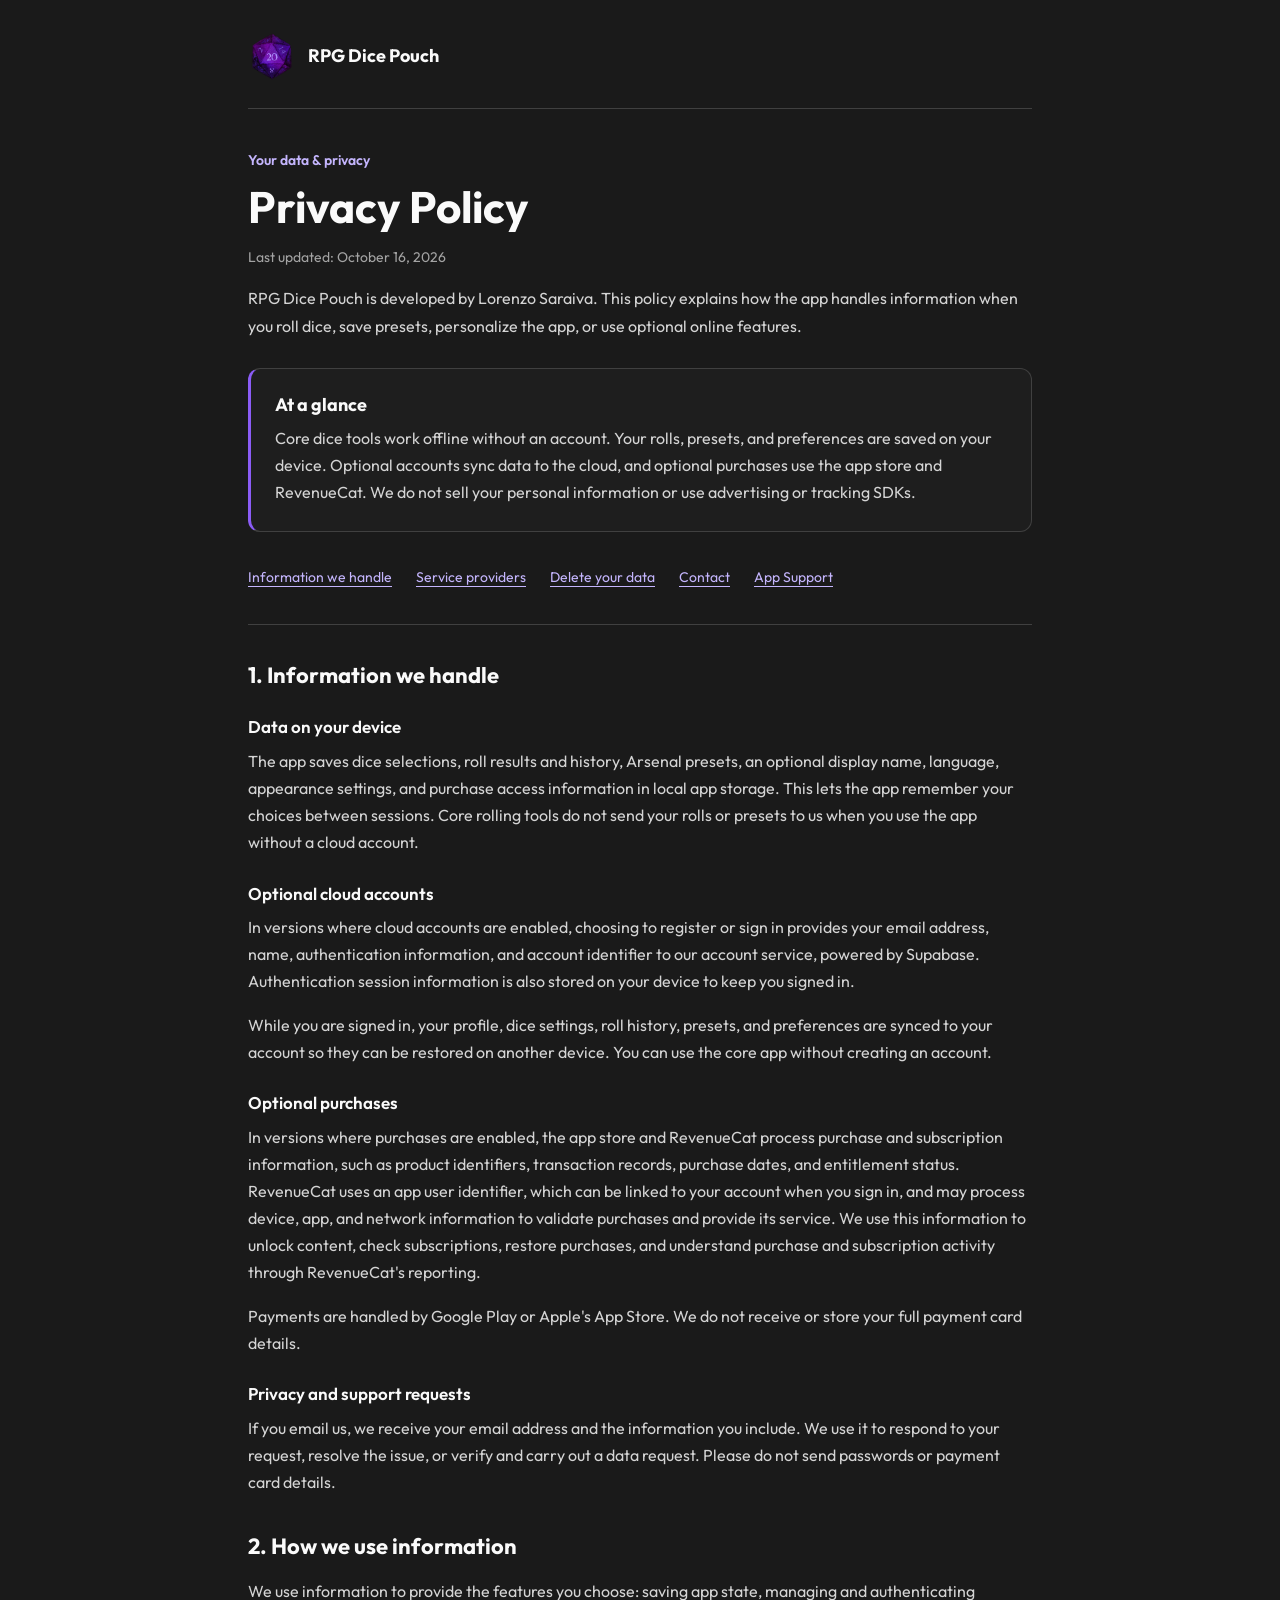
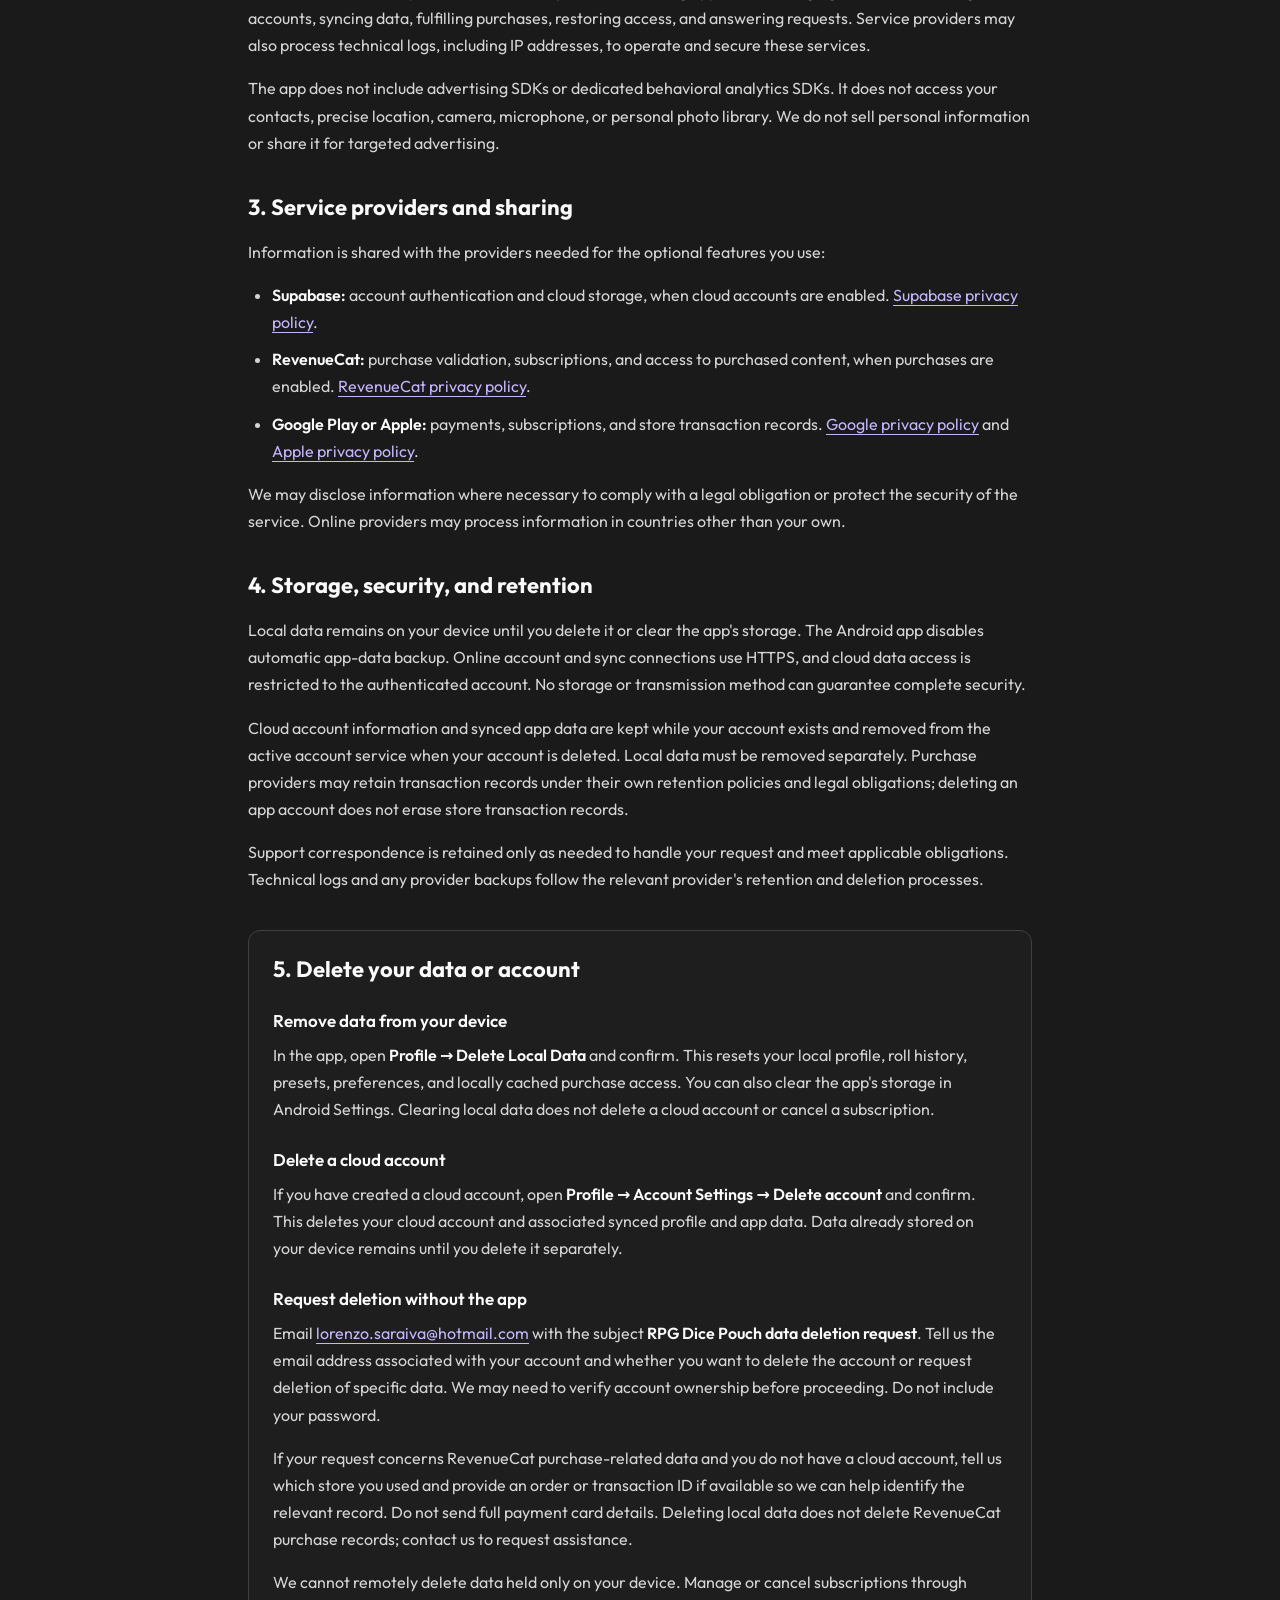
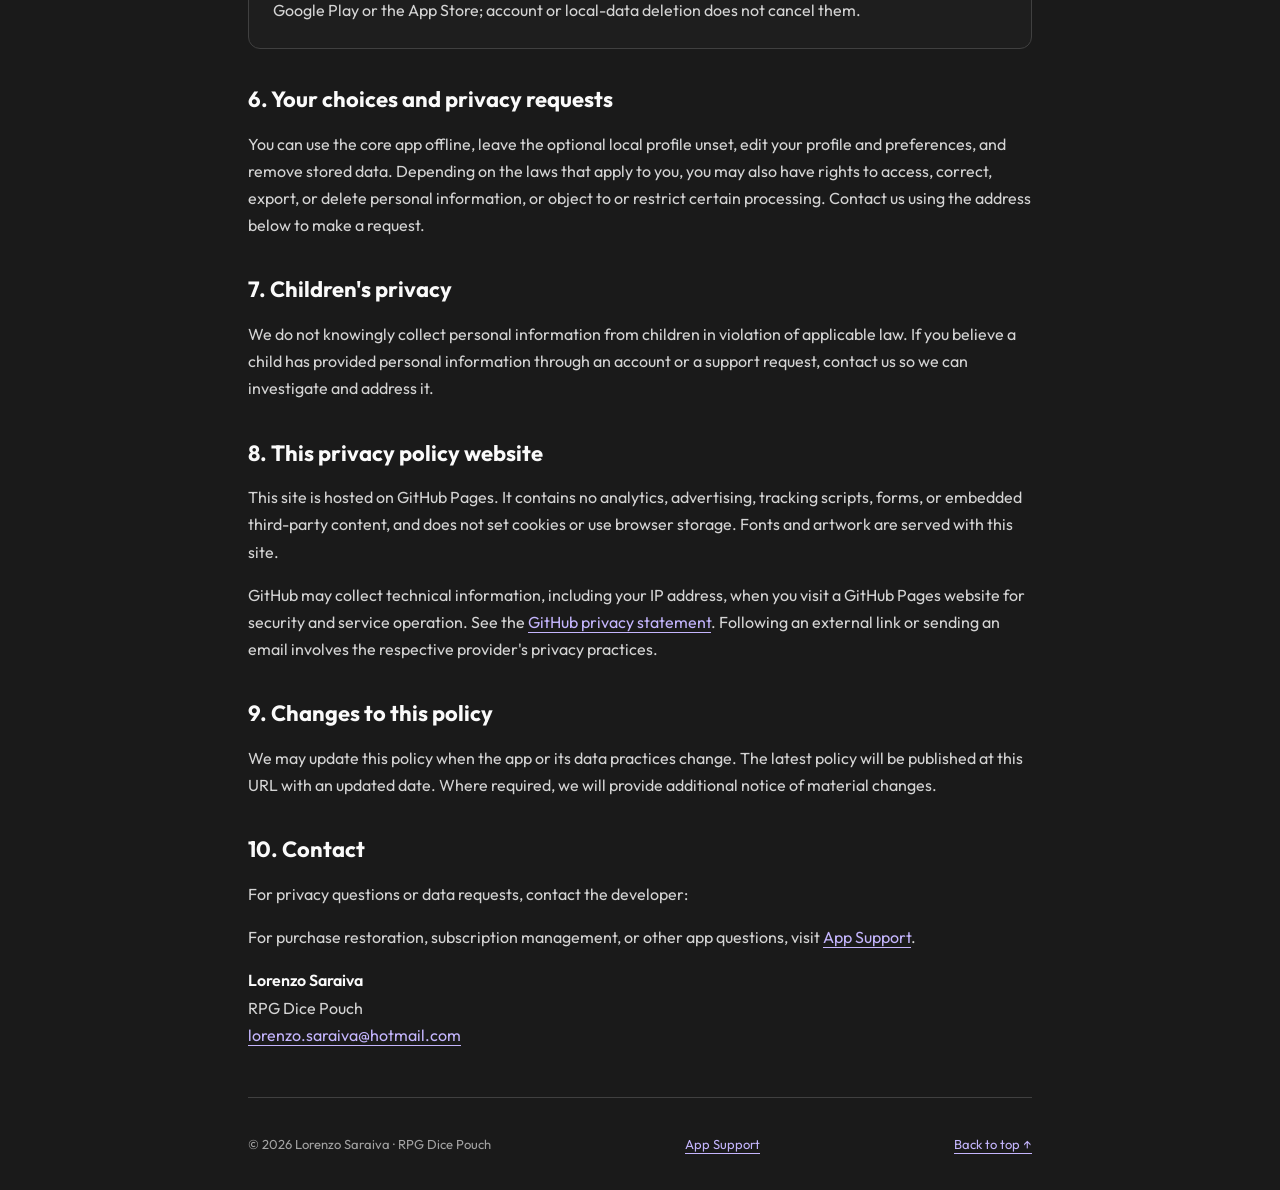
<file: index.html>
<!doctype html>
<html lang="en">
  <head>
    <meta charset="utf-8">
    <meta name="viewport" content="width=device-width, initial-scale=1">
    <meta name="color-scheme" content="dark">
    <meta name="description" content="Privacy policy for RPG Dice Pouch. Learn about on-device data, optional cloud accounts, purchases, and how to delete your data.">
    <title>Privacy Policy · RPG Dice Pouch</title>
    <link rel="canonical" href="https://lorenzosaraiva.github.io/rpgdicepouch/">
    <link rel="icon" type="image/png" href="assets/d20.png">
    <link rel="stylesheet" href="styles.css">
  </head>
  <body>
    <a class="skip-link" href="#policy">Skip to privacy policy</a>
    <div class="page">
      <header class="brand">
        <img src="assets/d20.png" width="48" height="48" alt="">
        <span>RPG Dice Pouch</span>
      </header>

      <main id="policy">
        <header class="policy-heading">
          <p class="eyebrow">Your data &amp; privacy</p>
          <h1>Privacy Policy</h1>
          <p class="updated">Last updated: <time datetime="2026-10-16">October 16, 2026</time></p>
          <p>RPG Dice Pouch is developed by Lorenzo Saraiva. This policy explains how the app handles information when you roll dice, save presets, personalize the app, or use optional online features.</p>
        </header>

        <aside class="summary" aria-label="Privacy at a glance">
          <h2>At a glance</h2>
          <p>Core dice tools work offline without an account. Your rolls, presets, and preferences are saved on your device. Optional accounts sync data to the cloud, and optional purchases use the app store and RevenueCat. We do not sell your personal information or use advertising or tracking SDKs.</p>
        </aside>

        <nav class="contents" aria-label="Policy sections">
          <a href="#data">Information we handle</a>
          <a href="#services">Service providers</a>
          <a href="#delete-data">Delete your data</a>
          <a href="#contact">Contact</a>
          <a href="support.html">App Support</a>
        </nav>

        <section id="data" aria-labelledby="data-title">
          <h2 id="data-title">1. Information we handle</h2>
          <h3>Data on your device</h3>
          <p>The app saves dice selections, roll results and history, Arsenal presets, an optional display name, language, appearance settings, and purchase access information in local app storage. This lets the app remember your choices between sessions. Core rolling tools do not send your rolls or presets to us when you use the app without a cloud account.</p>

          <h3>Optional cloud accounts</h3>
          <p>In versions where cloud accounts are enabled, choosing to register or sign in provides your email address, name, authentication information, and account identifier to our account service, powered by Supabase. Authentication session information is also stored on your device to keep you signed in.</p>
          <p>While you are signed in, your profile, dice settings, roll history, presets, and preferences are synced to your account so they can be restored on another device. You can use the core app without creating an account.</p>

          <h3>Optional purchases</h3>
          <p>In versions where purchases are enabled, the app store and RevenueCat process purchase and subscription information, such as product identifiers, transaction records, purchase dates, and entitlement status. RevenueCat uses an app user identifier, which can be linked to your account when you sign in, and may process device, app, and network information to validate purchases and provide its service. We use this information to unlock content, check subscriptions, restore purchases, and understand purchase and subscription activity through RevenueCat's reporting.</p>
          <p>Payments are handled by Google Play or Apple's App Store. We do not receive or store your full payment card details.</p>

          <h3>Privacy and support requests</h3>
          <p>If you email us, we receive your email address and the information you include. We use it to respond to your request, resolve the issue, or verify and carry out a data request. Please do not send passwords or payment card details.</p>
        </section>

        <section aria-labelledby="use-title">
          <h2 id="use-title">2. How we use information</h2>
          <p>We use information to provide the features you choose: saving app state, managing and authenticating accounts, syncing data, fulfilling purchases, restoring access, and answering requests. Service providers may also process technical logs, including IP addresses, to operate and secure these services.</p>
          <p>The app does not include advertising SDKs or dedicated behavioral analytics SDKs. It does not access your contacts, precise location, camera, microphone, or personal photo library. We do not sell personal information or share it for targeted advertising.</p>
        </section>

        <section id="services" aria-labelledby="services-title">
          <h2 id="services-title">3. Service providers and sharing</h2>
          <p>Information is shared with the providers needed for the optional features you use:</p>
          <ul>
            <li><strong>Supabase:</strong> account authentication and cloud storage, when cloud accounts are enabled. <a href="https://supabase.com/privacy">Supabase privacy policy</a>.</li>
            <li><strong>RevenueCat:</strong> purchase validation, subscriptions, and access to purchased content, when purchases are enabled. <a href="https://www.revenuecat.com/privacy">RevenueCat privacy policy</a>.</li>
            <li><strong>Google Play or Apple:</strong> payments, subscriptions, and store transaction records. <a href="https://policies.google.com/privacy">Google privacy policy</a> and <a href="https://www.apple.com/legal/privacy/">Apple privacy policy</a>.</li>
          </ul>
          <p>We may disclose information where necessary to comply with a legal obligation or protect the security of the service. Online providers may process information in countries other than your own.</p>
        </section>

        <section aria-labelledby="security-title">
          <h2 id="security-title">4. Storage, security, and retention</h2>
          <p>Local data remains on your device until you delete it or clear the app's storage. The Android app disables automatic app-data backup. Online account and sync connections use HTTPS, and cloud data access is restricted to the authenticated account. No storage or transmission method can guarantee complete security.</p>
          <p>Cloud account information and synced app data are kept while your account exists and removed from the active account service when your account is deleted. Local data must be removed separately. Purchase providers may retain transaction records under their own retention policies and legal obligations; deleting an app account does not erase store transaction records.</p>
          <p>Support correspondence is retained only as needed to handle your request and meet applicable obligations. Technical logs and any provider backups follow the relevant provider's retention and deletion processes.</p>
        </section>

        <section id="delete-data" class="deletion" aria-labelledby="delete-title">
          <h2 id="delete-title">5. Delete your data or account</h2>
          <h3>Remove data from your device</h3>
          <p>In the app, open <strong>Profile → Delete Local Data</strong> and confirm. This resets your local profile, roll history, presets, preferences, and locally cached purchase access. You can also clear the app's storage in Android Settings. Clearing local data does not delete a cloud account or cancel a subscription.</p>

          <h3>Delete a cloud account</h3>
          <p>If you have created a cloud account, open <strong>Profile → Account Settings → Delete account</strong> and confirm. This deletes your cloud account and associated synced profile and app data. Data already stored on your device remains until you delete it separately.</p>

          <h3>Request deletion without the app</h3>
          <p>Email <a href="mailto:lorenzo.saraiva@hotmail.com?subject=RPG%20Dice%20Pouch%20data%20deletion%20request">lorenzo.saraiva@hotmail.com</a> with the subject <strong>RPG Dice Pouch data deletion request</strong>. Tell us the email address associated with your account and whether you want to delete the account or request deletion of specific data. We may need to verify account ownership before proceeding. Do not include your password.</p>
          <p>If your request concerns RevenueCat purchase-related data and you do not have a cloud account, tell us which store you used and provide an order or transaction ID if available so we can help identify the relevant record. Do not send full payment card details. Deleting local data does not delete RevenueCat purchase records; contact us to request assistance.</p>
          <p>We cannot remotely delete data held only on your device. Manage or cancel subscriptions through Google Play or the App Store; account or local-data deletion does not cancel them.</p>
        </section>

        <section aria-labelledby="choices-title">
          <h2 id="choices-title">6. Your choices and privacy requests</h2>
          <p>You can use the core app offline, leave the optional local profile unset, edit your profile and preferences, and remove stored data. Depending on the laws that apply to you, you may also have rights to access, correct, export, or delete personal information, or object to or restrict certain processing. Contact us using the address below to make a request.</p>
        </section>

        <section aria-labelledby="children-title">
          <h2 id="children-title">7. Children's privacy</h2>
          <p>We do not knowingly collect personal information from children in violation of applicable law. If you believe a child has provided personal information through an account or a support request, contact us so we can investigate and address it.</p>
        </section>

        <section aria-labelledby="website-title">
          <h2 id="website-title">8. This privacy policy website</h2>
          <p>This site is hosted on GitHub Pages. It contains no analytics, advertising, tracking scripts, forms, or embedded third-party content, and does not set cookies or use browser storage. Fonts and artwork are served with this site.</p>
          <p>GitHub may collect technical information, including your IP address, when you visit a GitHub Pages website for security and service operation. See the <a href="https://docs.github.com/en/site-policy/privacy-policies/github-general-privacy-statement">GitHub privacy statement</a>. Following an external link or sending an email involves the respective provider's privacy practices.</p>
        </section>

        <section aria-labelledby="changes-title">
          <h2 id="changes-title">9. Changes to this policy</h2>
          <p>We may update this policy when the app or its data practices change. The latest policy will be published at this URL with an updated date. Where required, we will provide additional notice of material changes.</p>
        </section>

        <section id="contact" aria-labelledby="contact-title">
          <h2 id="contact-title">10. Contact</h2>
          <p>For privacy questions or data requests, contact the developer:</p>
          <p>For purchase restoration, subscription management, or other app questions, visit <a href="support.html">App Support</a>.</p>
          <address>
            <strong>Lorenzo Saraiva</strong><br>
            RPG Dice Pouch<br>
            <a href="mailto:lorenzo.saraiva@hotmail.com">lorenzo.saraiva@hotmail.com</a>
          </address>
        </section>
      </main>

      <footer>
        <span>© 2026 Lorenzo Saraiva · RPG Dice Pouch</span>
        <a href="support.html">App Support</a>
        <a href="#policy">Back to top ↑</a>
      </footer>
    </div>
  </body>
</html>
</file>
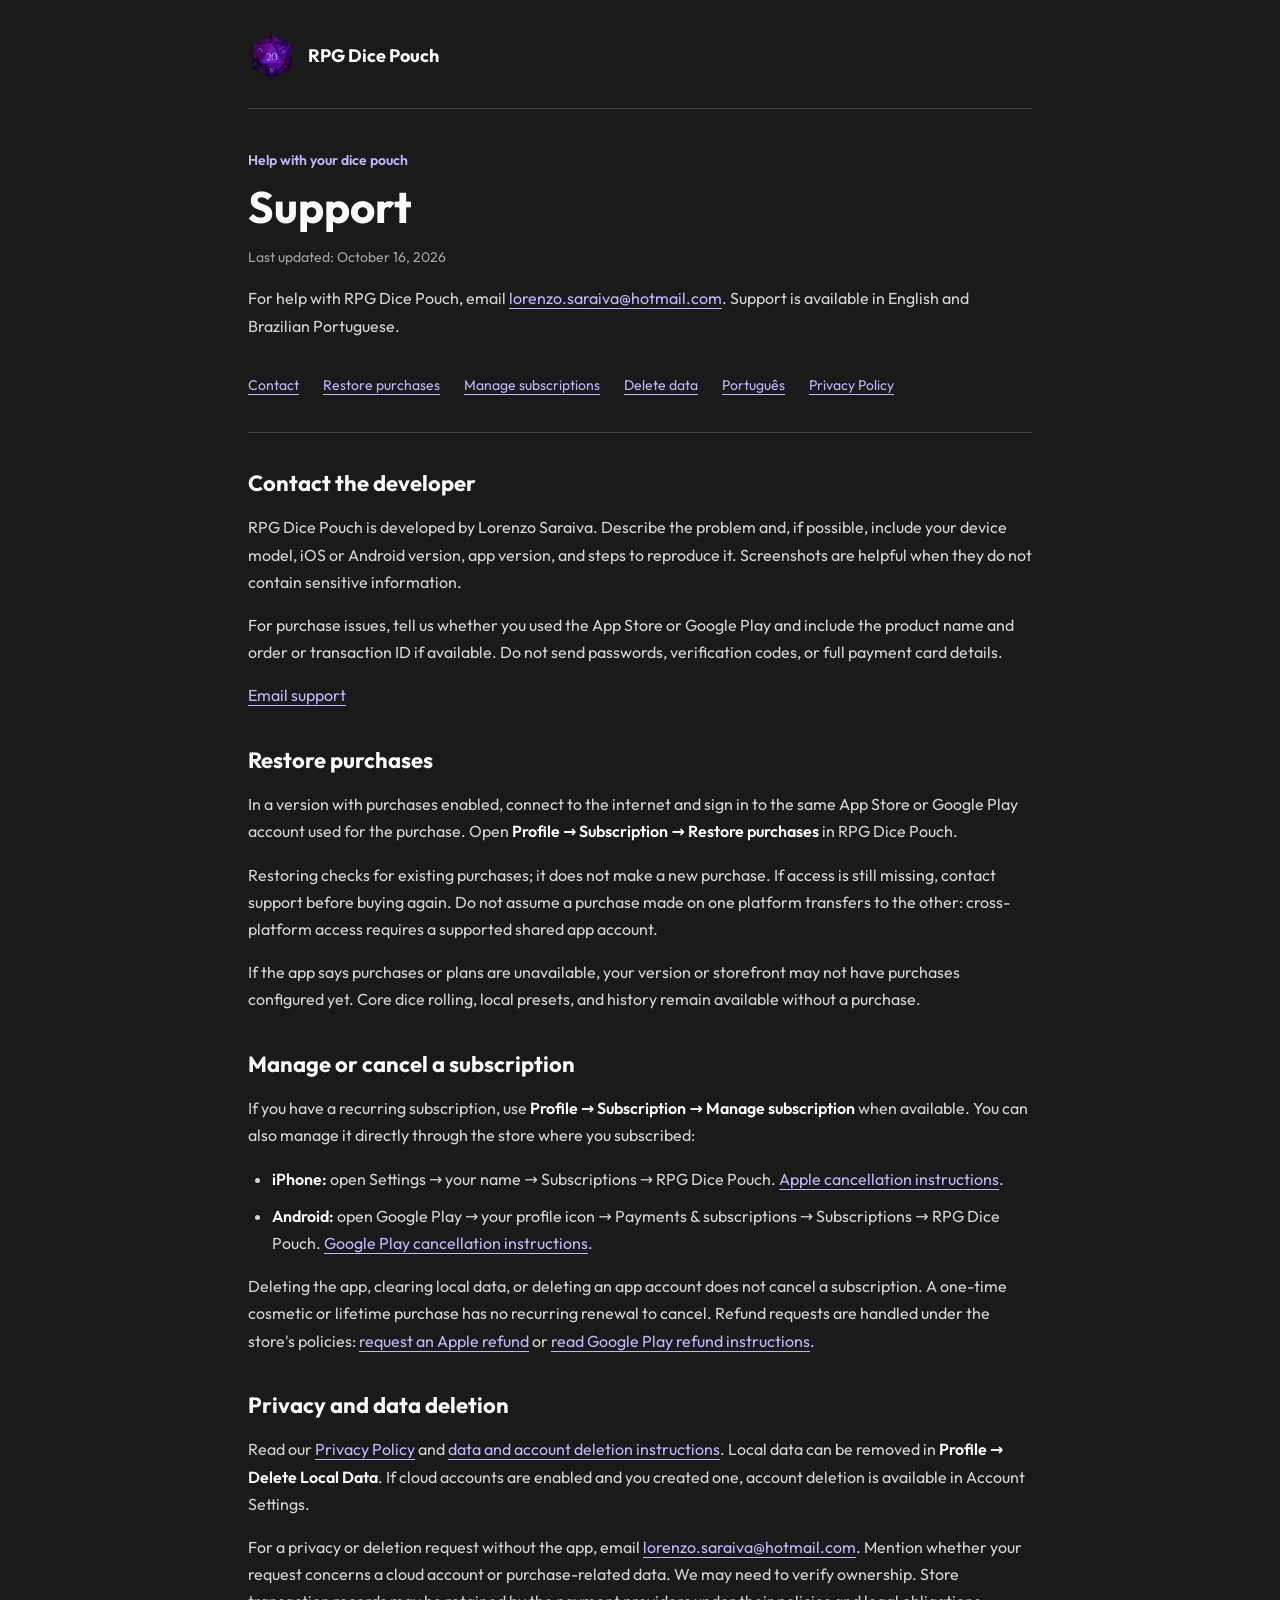
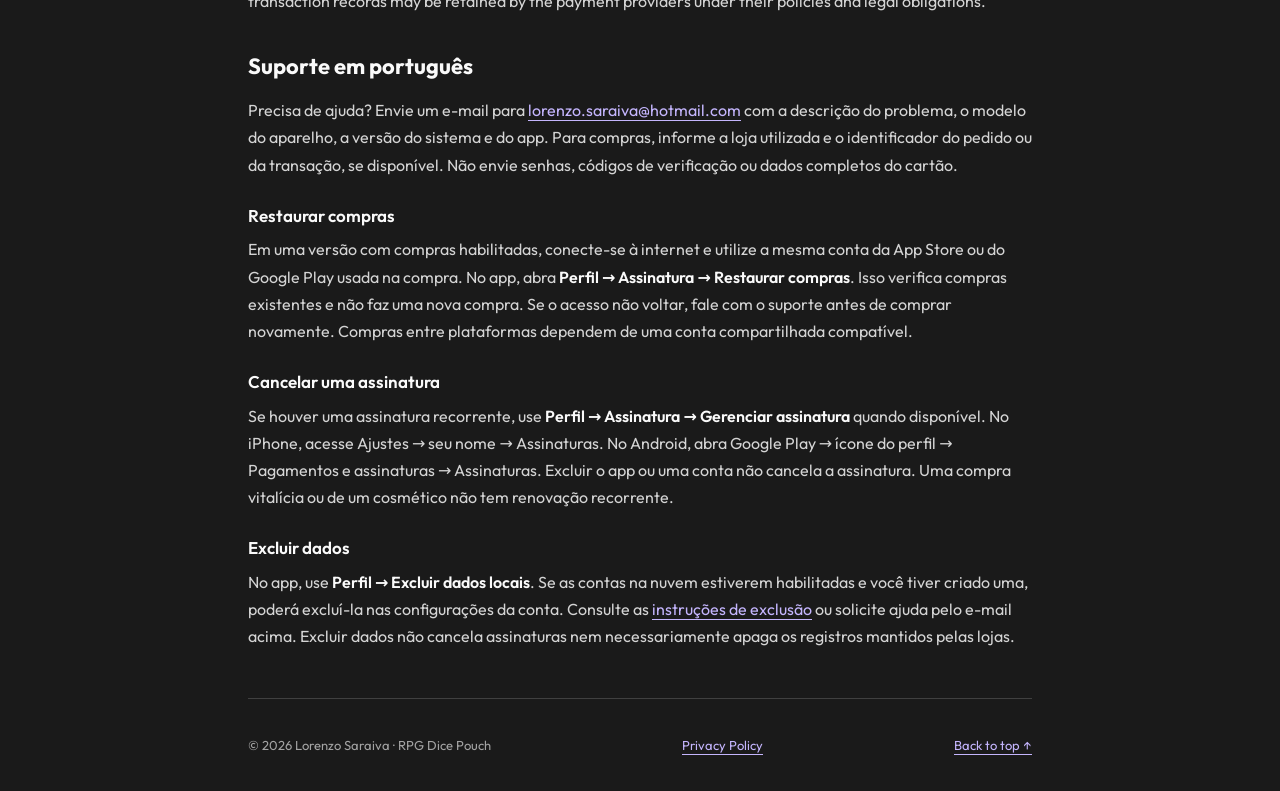
<file: support.html>
<!doctype html>
<html lang="en">
  <head>
    <meta charset="utf-8">
    <meta name="viewport" content="width=device-width, initial-scale=1">
    <meta name="color-scheme" content="dark">
    <meta name="description" content="Support for RPG Dice Pouch: contact the developer, restore purchases, manage subscriptions, and request data deletion.">
    <title>Support · RPG Dice Pouch</title>
    <link rel="canonical" href="https://lorenzosaraiva.github.io/rpgdicepouch/support.html">
    <link rel="icon" type="image/png" href="assets/d20.png">
    <link rel="stylesheet" href="styles.css">
  </head>
  <body>
    <a class="skip-link" href="#support">Skip to support</a>
    <div class="page">
      <header class="brand">
        <img src="assets/d20.png" width="48" height="48" alt="">
        <span>RPG Dice Pouch</span>
      </header>
      <main id="support">
        <header class="policy-heading">
          <p class="eyebrow">Help with your dice pouch</p>
          <h1>Support</h1>
          <p class="updated">Last updated: <time datetime="2026-10-16">October 16, 2026</time></p>
          <p>For help with RPG Dice Pouch, email <a href="mailto:lorenzo.saraiva@hotmail.com?subject=RPG%20Dice%20Pouch%20support">lorenzo.saraiva@hotmail.com</a>. Support is available in English and Brazilian Portuguese.</p>
        </header>
        <nav class="contents" aria-label="Support sections">
          <a href="#contact">Contact</a>
          <a href="#restore">Restore purchases</a>
          <a href="#subscriptions">Manage subscriptions</a>
          <a href="#delete-data">Delete data</a>
          <a href="#portugues" lang="pt-BR">Português</a>
          <a href="./">Privacy Policy</a>
        </nav>
        <section id="contact" aria-labelledby="contact-title">
          <h2 id="contact-title">Contact the developer</h2>
          <p>RPG Dice Pouch is developed by Lorenzo Saraiva. Describe the problem and, if possible, include your device model, iOS or Android version, app version, and steps to reproduce it. Screenshots are helpful when they do not contain sensitive information.</p>
          <p>For purchase issues, tell us whether you used the App Store or Google Play and include the product name and order or transaction ID if available. Do not send passwords, verification codes, or full payment card details.</p>
          <p><a href="mailto:lorenzo.saraiva@hotmail.com?subject=RPG%20Dice%20Pouch%20support">Email support</a></p>
        </section>
        <section id="restore" aria-labelledby="restore-title">
          <h2 id="restore-title">Restore purchases</h2>
          <p>In a version with purchases enabled, connect to the internet and sign in to the same App Store or Google Play account used for the purchase. Open <strong>Profile → Subscription → Restore purchases</strong> in RPG Dice Pouch.</p>
          <p>Restoring checks for existing purchases; it does not make a new purchase. If access is still missing, contact support before buying again. Do not assume a purchase made on one platform transfers to the other: cross-platform access requires a supported shared app account.</p>
          <p>If the app says purchases or plans are unavailable, your version or storefront may not have purchases configured yet. Core dice rolling, local presets, and history remain available without a purchase.</p>
        </section>
        <section id="subscriptions" aria-labelledby="subscriptions-title">
          <h2 id="subscriptions-title">Manage or cancel a subscription</h2>
          <p>If you have a recurring subscription, use <strong>Profile → Subscription → Manage subscription</strong> when available. You can also manage it directly through the store where you subscribed:</p>
          <ul>
            <li><strong>iPhone:</strong> open Settings → your name → Subscriptions → RPG Dice Pouch. <a href="https://support.apple.com/118428">Apple cancellation instructions</a>.</li>
            <li><strong>Android:</strong> open Google Play → your profile icon → Payments &amp; subscriptions → Subscriptions → RPG Dice Pouch. <a href="https://support.google.com/googleplay/answer/7018481">Google Play cancellation instructions</a>.</li>
          </ul>
          <p>Deleting the app, clearing local data, or deleting an app account does not cancel a subscription. A one-time cosmetic or lifetime purchase has no recurring renewal to cancel. Refund requests are handled under the store's policies: <a href="https://reportaproblem.apple.com/">request an Apple refund</a> or <a href="https://support.google.com/googleplay/answer/2479637">read Google Play refund instructions</a>.</p>
        </section>
        <section id="delete-data" aria-labelledby="delete-title">
          <h2 id="delete-title">Privacy and data deletion</h2>
          <p>Read our <a href="./">Privacy Policy</a> and <a href="./#delete-data">data and account deletion instructions</a>. Local data can be removed in <strong>Profile → Delete Local Data</strong>. If cloud accounts are enabled and you created one, account deletion is available in Account Settings.</p>
          <p>For a privacy or deletion request without the app, email <a href="mailto:lorenzo.saraiva@hotmail.com?subject=RPG%20Dice%20Pouch%20data%20deletion%20request">lorenzo.saraiva@hotmail.com</a>. Mention whether your request concerns a cloud account or purchase-related data. We may need to verify ownership. Store transaction records may be retained by the payment providers under their policies and legal obligations.</p>
        </section>
        <section id="portugues" lang="pt-BR" aria-labelledby="portuguese-title">
          <h2 id="portuguese-title">Suporte em português</h2>
          <p>Precisa de ajuda? Envie um e-mail para <a href="mailto:lorenzo.saraiva@hotmail.com?subject=Suporte%20RPG%20Dice%20Pouch">lorenzo.saraiva@hotmail.com</a> com a descrição do problema, o modelo do aparelho, a versão do sistema e do app. Para compras, informe a loja utilizada e o identificador do pedido ou da transação, se disponível. Não envie senhas, códigos de verificação ou dados completos do cartão.</p>
          <h3>Restaurar compras</h3>
          <p>Em uma versão com compras habilitadas, conecte-se à internet e utilize a mesma conta da App Store ou do Google Play usada na compra. No app, abra <strong>Perfil → Assinatura → Restaurar compras</strong>. Isso verifica compras existentes e não faz uma nova compra. Se o acesso não voltar, fale com o suporte antes de comprar novamente. Compras entre plataformas dependem de uma conta compartilhada compatível.</p>
          <h3>Cancelar uma assinatura</h3>
          <p>Se houver uma assinatura recorrente, use <strong>Perfil → Assinatura → Gerenciar assinatura</strong> quando disponível. No iPhone, acesse Ajustes → seu nome → Assinaturas. No Android, abra Google Play → ícone do perfil → Pagamentos e assinaturas → Assinaturas. Excluir o app ou uma conta não cancela a assinatura. Uma compra vitalícia ou de um cosmético não tem renovação recorrente.</p>
          <h3>Excluir dados</h3>
          <p>No app, use <strong>Perfil → Excluir dados locais</strong>. Se as contas na nuvem estiverem habilitadas e você tiver criado uma, poderá excluí-la nas configurações da conta. Consulte as <a href="./#delete-data">instruções de exclusão</a> ou solicite ajuda pelo e-mail acima. Excluir dados não cancela assinaturas nem necessariamente apaga os registros mantidos pelas lojas.</p>
        </section>
      </main>
      <footer>
        <span>© 2026 Lorenzo Saraiva · RPG Dice Pouch</span>
        <a href="./">Privacy Policy</a>
        <a href="#support">Back to top ↑</a>
      </footer>
    </div>
  </body>
</html>
</file>
<file: styles.css>
@font-face {
  font-family: Outfit;
  src: url("assets/outfit-latin.woff2") format("woff2");
  font-style: normal;
  font-weight: 100 900;
  font-display: swap;
}

:root {
  color-scheme: dark;
  --page: #1a1a1a;
  --surface: #1e1e1e;
  --border: #404040;
  --text: #fafafa;
  --muted: #d4d4d4;
  --accent: #c4b5fd;
  --radius: 12px;
  font-family: Outfit, system-ui, sans-serif;
  background: var(--page);
  color: var(--text);
  font-synthesis: none;
}

* { box-sizing: border-box; }
body { margin: 0; font-size: 16px; line-height: 1.7; }
.page { max-width: 848px; margin-inline: auto; padding: 32px 32px 24px; }
.brand { display: flex; align-items: center; gap: 12px; padding-bottom: 28px; border-bottom: 1px solid var(--border); font-size: 18px; font-weight: 700; }
.brand img { display: block; object-fit: contain; }
.policy-heading { padding-top: 40px; }
.eyebrow { color: var(--accent); font-size: 14px; font-weight: 600; margin: 0 0 8px; }
h1 { margin: 0; font-size: clamp(32px, 6vw, 44px); line-height: 1.2; font-weight: 700; }
.updated { margin-top: 12px; color: #a3a3a3; font-size: 14px; }
h2 { font-size: 22px; line-height: 1.35; margin: 0 0 16px; font-weight: 700; color: var(--text); }
h3 { font-size: 17px; line-height: 1.5; margin: 24px 0 8px; font-weight: 600; color: var(--text); }
p { margin: 0 0 16px; color: var(--muted); }
p:last-child { margin-bottom: 0; }
strong { font-weight: 600; color: var(--text); }
a { color: var(--accent); text-underline-offset: 4px; overflow-wrap: anywhere; }
a:hover { color: #ede9fe; }
a:focus-visible { outline: 2px solid var(--accent); outline-offset: 5px; border-radius: 2px; }
.summary { margin-top: 28px; padding: 24px; background: var(--surface); border: 1px solid var(--border); border-left: 3px solid #8b5cf6; border-radius: var(--radius); }
.summary h2 { font-size: 18px; margin-bottom: 8px; }
.contents { display: flex; flex-wrap: wrap; gap: 8px 24px; padding: 24px 0; border-bottom: 1px solid var(--border); font-size: 14px; }
.contents a { display: inline-flex; align-items: center; min-height: 44px; }
section { padding-top: 36px; scroll-margin-top: 24px; }
ul { padding-left: 24px; margin: 0 0 16px; color: var(--muted); }
li + li { margin-top: 10px; }
.deletion { margin-top: 36px; padding: 24px; background: var(--surface); border: 1px solid var(--border); border-radius: var(--radius); }
address { font-style: normal; color: var(--muted); }
footer { display: flex; justify-content: space-between; align-items: center; flex-wrap: wrap; gap: 12px 24px; margin-top: 48px; padding-top: 24px; border-top: 1px solid var(--border); color: #a3a3a3; font-size: 13px; }
footer a { display: inline-flex; align-items: center; min-height: 44px; }
.skip-link { position: absolute; top: 8px; left: 16px; padding: 8px 16px; background: var(--surface); transform: translateY(-200%); z-index: 1; }
.skip-link:focus { transform: translateY(0); }

@media (max-width: 540px) {
  .page { padding: 24px 20px; }
  .policy-heading { padding-top: 32px; }
  .summary, .deletion { padding: 20px; }
  h2 { font-size: 20px; }
}

@media print {
  :root { color-scheme: light; --page: white; --surface: white; --text: black; --muted: #333; --accent: #4c1d95; --border: #ccc; }
  .page { max-width: none; padding: 0; }
  .skip-link, .contents, footer a { display: none; }
  .eyebrow, .updated, footer { color: #444; }
  h2, h3 { break-after: avoid; }
  .summary, .deletion { border-left-color: #4c1d95; }
}
</file>
